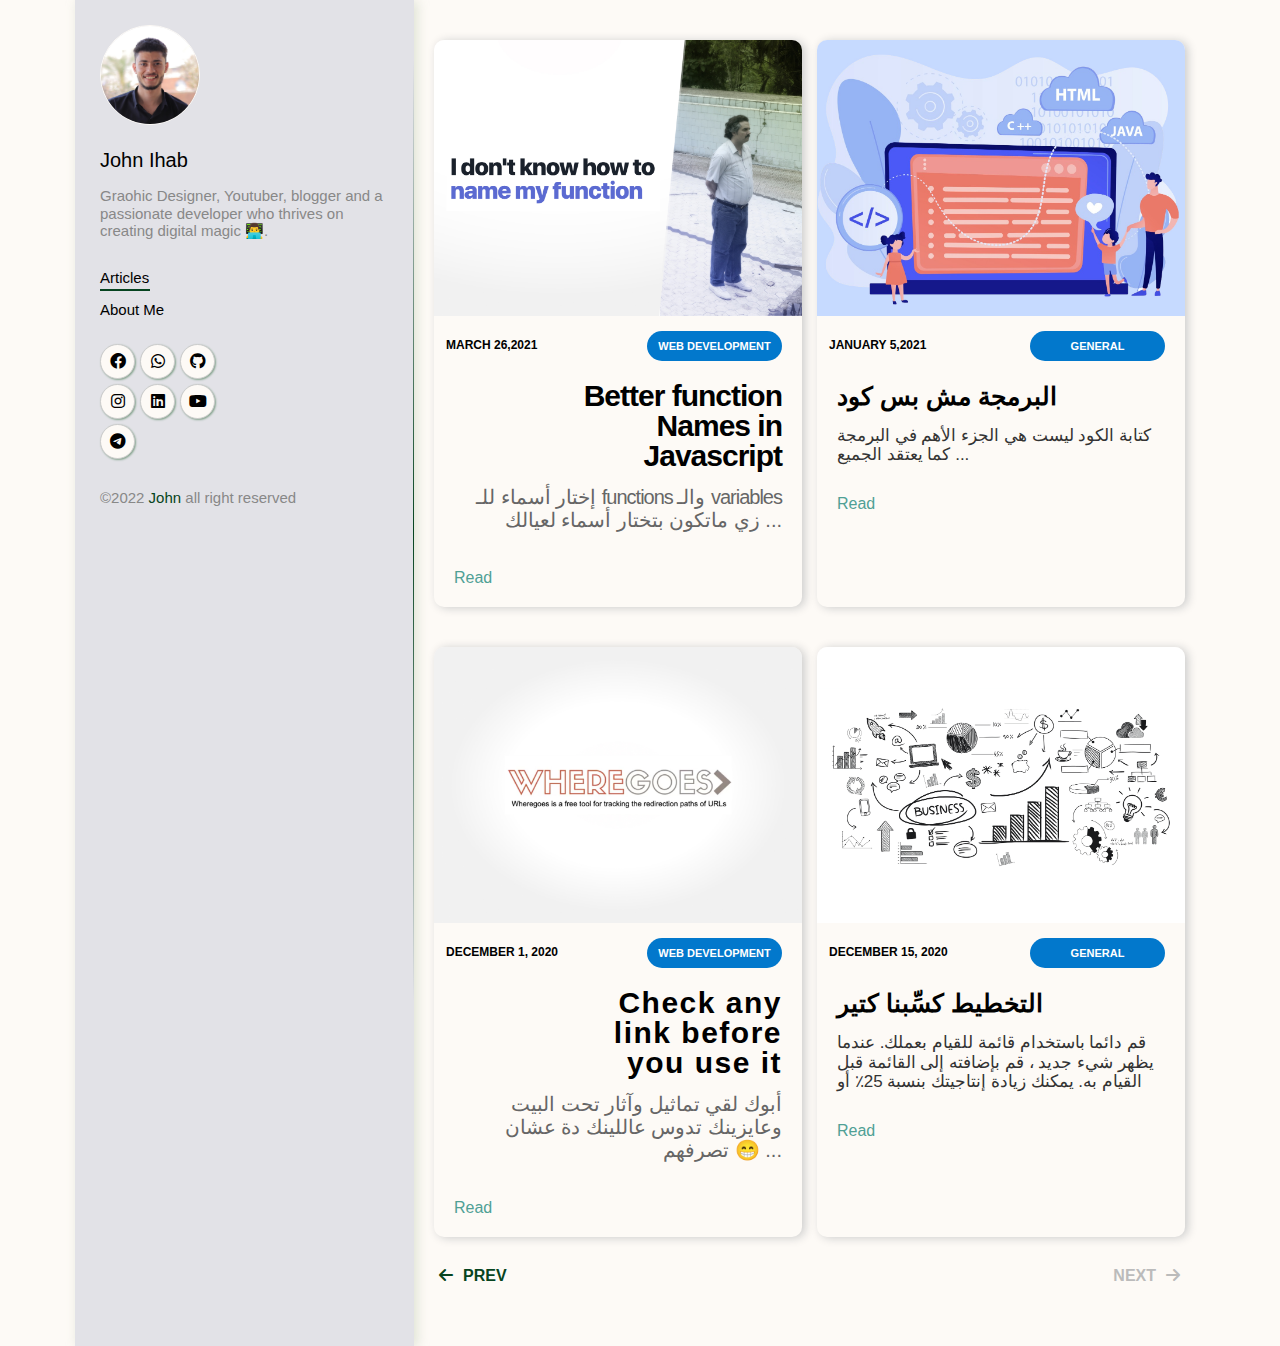
<file: index.html>
<!DOCTYPE html>
<html lang="en">

<head>
    <meta charset="UTF-8">
    <meta http-equiv="X-UA-Compatible" content="IE=edge">
    <meta name="viewport" content="width=device-width, initial-scale=1.0">
    <title>John</title>
    <link rel="wepsite icon" href="images/profile.png">
    <!-- css file  -->
    <link rel="stylesheet" href="css/MY BLOG.css">
    <!-- normalize  -->
    <link rel="stylesheet" href="css/normalize.css">
    <!-- ont awosome  -->
    <link rel="stylesheet" href="css/all.min.css">
    <!-- google fonts   -->
    <link rel="preconnect" href="https://fonts.googleapis.com" />
    <link rel="preconnect" href="https://fonts.gstatic.com" crossorigin />
    <link href="https://fonts.googleapis.com/css2?family=Cairo:wght@300;400;700&display=swap" rel="stylesheet" />
    <script src="my block.js"></script>

</head>
<div class="page-1">
    <div class="container">
        <div class="aside">
            <div class="image">
                <img src="images/profile.jpg" alt="my photo">
            </div>
            <div class="text">
                <h3>John Ihab</h3>
                <p>Graohic Designer, Youtuber, blogger and a passionate developer who thrives on creating digital magic 👨‍💻.
                </p>
            </div>
            <div class="links">
                <a class="under" href="#">Articles</a>
                <a href="#">About Me</a>
            </div>
            <ul class="social">
                <li><i class="fa-brands fa-facebook" onclick="clickfacebook()"></i></li>
                <li><i class="fa-brands fa-whatsapp" onclick="clickwhats()"></i></li>
                <li><i class="fa-brands fa-github" onclick="clickgithub()"></i></li>
                <li><i class="fa-brands fa-instagram" onclick="clickinstagram()"></i></li>
                <li><i class="fa-brands fa-linkedin" onclick="clicklinkedin()"></i></li>
                <li><i class="fa-brands fa-youtube" onclick="clickyoutube()"></i></li>
                <li><i class="fa-brands fa-telegram" onclick="clicktele()"></i></li>
            </ul>
            <p class="copyright">&copy;2022 <span>john</span> all right reserved</p>

        </div>
        <div class="landing">
            <!-- <h3>WEB DEVELOPMENT</h3> -->
            <div class="first-article">
                <span class="left">
                    <div class="card-1">
                        <img src="images/better-function-names-in-javascript.jpg" alt="per">
                        <div class="mid">
                            <p>MARCH 26,2021</p>
                            <button class="WEB">WEB DEVELOPMENT</button>
                        </div>
                        <div class="arab">
                            <h2><a class="big" href="#">Better function Names in Javascript</a></h2>
                            <p>إختار أسماء للـ functions والـ variables زي ماتكون بتختار أسماء لعيالك ...
                            </p>
                        </div>
                        <a href="#">Read</a>
                    </div>
                </span>
                <span class="right">
                    <div class="card-2">
                        <img src="images/logical-thinking-for-kids-thumbnail.jpg" alt="per">
                        <div class="mid">
                            <p>JANUARY 5,2021</p>
                            <button class="WEB">GENERAL</button>
                        </div>
                        <div class="rot">
                            <h2><a class="big-2" href="#">البرمجة مش بس كود</a></h2>
                            <p>كتابة الكود ليست هي الجزء الأهم في البرمجة كما يعتقد الجميع ...</p>
                        </div>
                        <a href="#">Read</a>
                    </div>
                </span>
            </div>
            <div class="second-article">
                <span class="left">
                    <div class="card-1">
                        <img src="images/check-any-link-before-you-use-it.jpg" alt="per">
                        <div class="mid">
                            <p>DECEMBER 1, 2020</p>
                            <button class="WEB">WEB DEVELOPMENT</button>
                        </div>
                        <div class="arab">
                            <h2><a class="big-3" href="#">Check any link before you use it</a></h2>
                            <p>
                                أبوك لقي تماثيل وآثار تحت البيت وعايزينك تدوس عاللينك دة عشان تصرفهم 😁 ...
                            </p>
                        </div>
                        <a href="#">Read</a>
                    </div>
                </span>
                <span class="right">
                    <div class="card-2">
                        <img src="images/planning-saves-time.jpg" alt="per">
                        <div class="mid">
                            <p>DECEMBER 15, 2020</p>
                            <button class="WEB">GENERAL</button>
                        </div>
                        <div class="rot">
                            <h2><a class="big-4" href="#"> التخطيط كسِّبنا كتير </a></h2>
                            <p>قم دائما باستخدام قائمة للقيام بعملك. عندما يظهر شيء جديد ، قم بإضافته إلى القائمة قبل القيام به. يمكنك زيادة إنتاجيتك بنسبة 25٪ أو</p>
                        </div>
                        <a href="#">Read</a>
                    </div>
                </span>
            </div>
            <div class="scroll">
                <span onclick="prev();" class="prev-2">
                    <i class="fa-solid fa-arrow-left"></i>
                    <h4>PREV</h4>
                </span>
                <span class="next-2">
                    <h4>NEXT</h4>
                    <i class="fa-solid fa-arrow-right"></i>
                </span>
            </div>
        </div>
    </div>
</div>


<body>

</body>

</html>
</file>
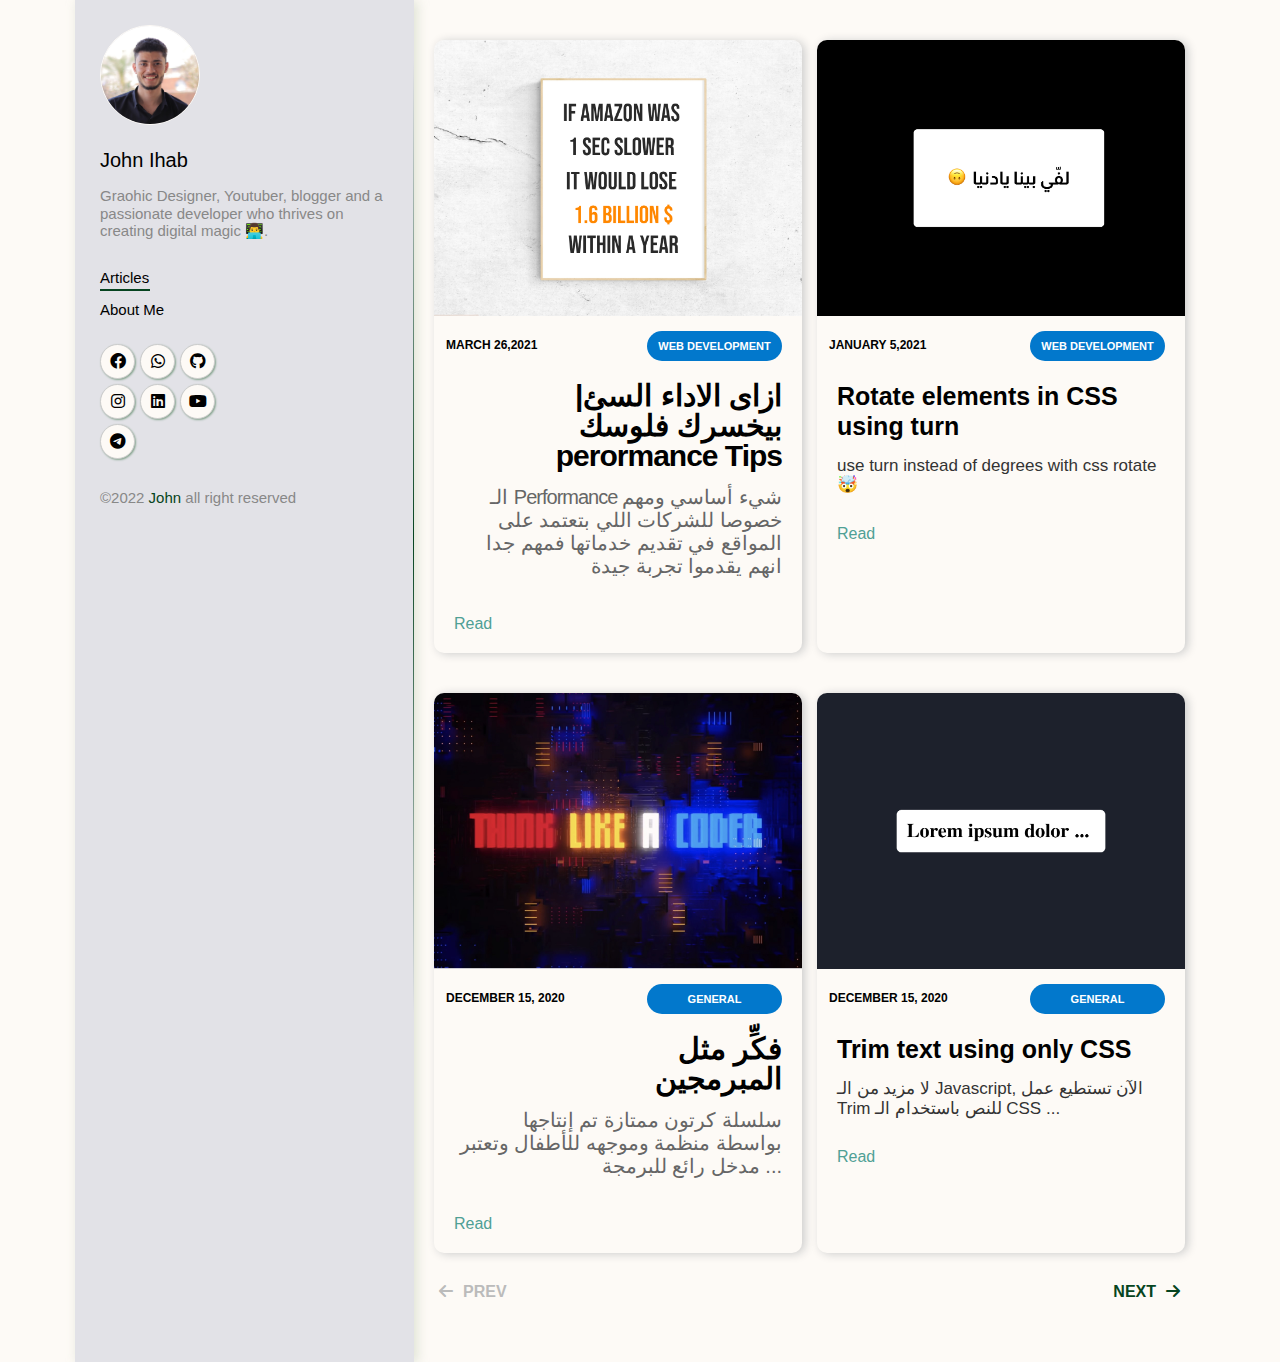
<file: My blog.html>
<!DOCTYPE html>
<html lang="en">

<head>
    <meta charset="UTF-8">
    <meta http-equiv="X-UA-Compatible" content="IE=edge">
    <meta name="viewport" content="width=device-width, initial-scale=1.0">
    <title>John</title>
    <link rel="wepsite icon" href="images/profile.png">
    <!-- css file  -->
    <link rel="stylesheet" href="css/MY BLOG.css">
    <!-- normalize  -->
    <link rel="stylesheet" href="css/normalize.css">
    <!-- ont awosome  -->
    <link rel="stylesheet" href="css/all.min.css">
    <!-- google fonts   -->
    <link rel="preconnect" href="https://fonts.googleapis.com" />
    <link rel="preconnect" href="https://fonts.gstatic.com" crossorigin />
    <link href="https://fonts.googleapis.com/css2?family=Cairo:wght@300;400;700&display=swap" rel="stylesheet" />
    <script src="my block.js"></script>

</head>
<div class="page-1">
    <div class="container">
        <div class="aside">
            <div class="image">
                <img src="images/profile.jpg" alt="my photo">
            </div>
            <div class="text">
                <h3>John Ihab</h3>
                <p>Graohic Designer, Youtuber, blogger and a passionate developer who thrives on creating digital magic 👨‍💻.
                </p>
            </div>
            <div class="links">
                <a class="under" href="#">Articles</a>
                <a href="#">About Me</a>
            </div>
            <ul class="social">
                <li><i class="fa-brands fa-facebook" onclick="clickfacebook()"></i></li>
                <li><i class="fa-brands fa-whatsapp" onclick="clickwhats()"></i></li>
                <li><i class="fa-brands fa-github" onclick="clickgithub()"></i></li>
                <li><i class="fa-brands fa-instagram" onclick="clickinstagram()"></i></li>
                <li><i class="fa-brands fa-linkedin" onclick="clicklinkedin()"></i></li>
                <li><i class="fa-brands fa-youtube" onclick="clickyoutube()"></i></li>
                <li><i class="fa-brands fa-telegram" onclick="clicktele()"></i></li>
            </ul>
            <p class="copyright">&copy;2022 <span>john</span> all right reserved</p>

        </div>
        <div class="landing">
            <!-- <h3>WEB DEVELOPMENT</h3> -->
            <div class="first-article">
                <span class="left">
                    <div class="card-1">
                        <img src="images/performance-tips-01.jpg" alt="per">
                        <div class="mid">
                            <p>MARCH 26,2021</p>
                            <button class="WEB">
                                WEB DEVELOPMENT
                            </button>
                        </div>
                        <div class="arab">
                            <h2><a class="big" href="#">|ازاى الاداء السئ بيخسرك فلوسك perormance Tips</a></h2>
                            <p>الـ Performance شيء أساسي ومهم خصوصا للشركات اللي بتعتمد على المواقع في تقديم خدماتها
                                فمهم جدا انهم يقدموا تجربة جيدة
                            </p>
                        </div>
                        <a href="#">Read</a>
                    </div>
                </span>
                <span class="right">
                    <div class="card-2">
                        <img src="images/css-turn-unit.jpg" alt="per">
                        <div class="mid">
                            <p>JANUARY 5,2021</p>
                            <button class="WEB">WEB DEVELOPMENT</button>
                        </div>
                        <div class="rot">
                            <h2><a class="big-2" href="#">Rotate elements in CSS using turn </a></h2>
                            <!-- <p>Rotate elements in CSS using turn</p> -->
                            <p>use turn instead of degrees with css rotate 🤯</p>
                        </div>
                        <a href="#">Read</a>
                    </div>
                </span>
            </div>
            <div class="second-article">
                <span class="left">
                    <div class="card-1">
                        <img src="images/think-like-coder.jpg" alt="per">
                        <div class="mid">
                            <p>DECEMBER 15, 2020</p>
                            <button class="WEB">GENERAL</button>
                        </div>
                        <div class="arab">
                            <h2><a class="big-3" href="#">فكِّر مثل المبرمجين</a></h2>
                            <p>سلسلة كرتون ممتازة تم إنتاجها بواسطة منظمة وموجهه للأطفال وتعتبر مدخل رائع للبرمجة ...
                            </p>
                        </div>
                        <a href="#">Read</a>
                    </div>
                </span>
                <span class="right">
                    <div class="card-2">
                        <img src="images/trim-text-using-only-css.jpg" alt="per">
                        <div class="mid">
                            <p>DECEMBER 15, 2020</p>
                            <button class="WEB">GENERAL</button>
                        </div>
                        <div class="rot">
                            <h2><a class="big-4" href="#"> Trim text using only CSS </a></h2>
                            <p>لا مزيد من الـ Javascript, الآن تستطيع عمل Trim للنص باستخدام الـ CSS ...</p>
                        </div>
                        <a href="#">Read</a>
                    </div> 
                </span>
            </div>
            <div class="scroll">
                <span class="prev-1">
                    <i class="fa-solid fa-arrow-left"></i>
                    <h4>PREV</h4>
                </span>
                <span onclick="next();" class="next-1">
                    <h4>NEXT</h4>
                    <i class="fa-solid fa-arrow-right"></i>
                </span>
            </div>
        </div>
    </div>
</div>


<body>

</body>

</html>
</file>
<file: css/MY BLOG.css>
* {
  box-sizing: border-box;
  padding: 0;
  margin: 0;
}
:root {
  --side-color: #e2e2e7;
  --setion-color: #fdfaf6;
  --white-color: #fdfaf6;
  --dark-color: #064420;
  --hover-color: #4fa095;
  --face: #1877f2;
  --insta: #f56040;
  --linkedln: #00a0dc;
  --github: #333;
  --telegram: #0088cc;
  --whatsapp: #128c7e;
  --youtube: #ff0000;
}
::-webkit-scrollbar {
  width: 15px;
}
::-webkit-scrollbar-track {
  background-color: var(--wide-color);
}
::-webkit-scrollbar-thumb {
  background-color: var(--dark-color);
}
::-webkit-scrollbar-thumb:hover {
  background-color: var(--hover-color);
}
html {
  scroll-behavior: smooth;
}
body {
  font-family: "Open Sans", sans-serif;
}
ul {
  list-style: none;
}
a {
  text-decoration: none;
}
/* .container {
  padding:20px 50px ;
  margin-left: auto;
  margin-right: auto;
} */
/* media query */
/* Small */
@media (min-width: 768px) {
  .container {
    width: 750px;
  }
}
/* Medium */
@media (min-width: 992px) {
  .container {
    width: 970px;
  }
}
/* Large */
@media (min-width: 1200px) {
  .container {
    width: 1170px;
  }
}
.container {
  padding: 0px 20px;
  margin-left: auto;
  margin-right: auto;
  display: flex;
  flex-direction: row;
}
.page-1 {
  min-height: 100vh;
  max-width: 100%;
  background-color: var(--setion-color);
}
.page-1 .aside {
  display: flex;
  flex-direction: column;
  width: 30%;
  background-color: var(--side-color);
  justify-content: left;
  padding: 25px;
  position: relative;
  box-shadow: 3px 1px 11px rgb(211 219 200 / 75%);
}
.page-1 .aside::after {
  content: "";
  position: absolute;
  width: 1px;
  height: 70%;
  background: linear-gradient(
    180deg,
    var(--side-color) 0,
    var(--dark-color) 50%,
    var(--side-color)
  );
  right: 0;
  top: 60px;
}
.page-1 .aside .image {
  margin-bottom: 20px;
}
.page-1 .aside img {
  width: 100px;
  height: 100px;
  border-radius: 50%;
  border: 1px solid var(--setion-color);
}
.page-1 .aside .text {
  display: flex;
  flex-direction: column;
  gap: 15px;
}
.page-1 .aside .text h3 {
  color: black;
  font-size: 20px;
  font-weight: normal;
}
.page-1 .aside .text p {
  color: #888888;
  margin-bottom: 20px;
  font-size: 15px;
}
.page-1 .aside .links {
  display: flex;
  flex-direction: column;
  gap: 15px;
  margin: 10px 0px;
  /* position: relative; */
}
.page-1 .aside .links a {
  color: black;
  font-weight: normal;
  font-size: 15px;
  transition: 0.3s;
}
.page-1 .aside .links .under {
  position: relative;
  width: 50px;
}
.page-1 .aside .links .under::after {
  content: "";
  position: absolute;
  width: 100%;
  height: 2px;
  background: var(--dark-color);
  bottom: -5px;
  left: 0px;
  transition: 0.3s;
}
.page-1 .aside .links .under:hover::after {
  background-color: var(--hover-color);
}
.page-1 .aside .links a:hover {
  color: var(--hover-color);
}
.page-1 .aside .social {
  margin: 15px 0;
  width: 50%;
  display: flex;
  flex-wrap: wrap;
}
.page-1 .aside .social li {
  display: flex;
  align-items: center;
  justify-content: center;
  width: 35px;
  height: 35px;
  background-color: var(--white-color);
  margin-right: 5px;
  border-radius: 50%;
  margin-bottom: 5px;
  text-align: center;
  align-content: center;
  box-shadow: 1px 1px 2px #87a58f;
  border: 1px solid #ccc;
}
.page-1 .aside .social a {
  color: var(--dark-color);
  transition: 0.3s;
}
.page-1 .aside .social a i {
  width: 20px;
  height: 20px;
  text-align: center;
  display: flex;
  align-items: center;
  justify-content: center;
  stroke-width: 0;
  font-weight: normal;
  transition: 0.3s;
}
.page-1 .aside .social li:nth-child(1) i:hover {
  color: var(--face);
}
.page-1 .aside .social li:nth-child(2) i:hover {
  color: var(--whatsapp);
}
.page-1 .aside .social li:nth-child(3) i:hover {
  color: var(--github);
}
.page-1 .aside .social li:nth-child(4) i:hover {
  color: var(--insta);
}
.page-1 .aside .social li:nth-child(5) i:hover {
  color: var(--linkedln);
}
.page-1 .aside .social li:nth-child(6) i:hover {
  color: var(--youtube);
}
.page-1 .aside .social li:nth-child(7) i:hover {
  color: var(--telegram);
}
.page-1 .aside .copyright {
  color: #888888;
  font-size: 15px;
  font-weight: normal;
  margin: 10px 0 20px 0;
}
.page-1 .aside .copyright span {
  color: var(--dark-color);
  text-transform: capitalize;
}

@media (max-width: 768px) {
  .page-1 {
    width: 100%;
  }
  .container {
    padding: 10px;
    display: flex;
    flex-direction: column;
  }
  .page-1 .aside {
    display: flex;
    width: 100%;
  }
}
.landing {
  display: flex;
  flex-direction: column;
  width: 70%;
  padding-top: 20px;
}
.landing h3 {
  display: flex;
  justify-content: start;
  padding: 15px;
  font-size: 30px;
  text-transform: capitalize;
  text-decoration: underline;
}
.landing .first-article {
  display: flex;
  flex-direction: row;
  padding: 20px;
  gap: 15px;
}
.landing .first-article span {
  width: 50%;
  box-shadow: 3px 1px 10px #ccc;
  overflow: hidden;
}
@media (max-width: 768px) {
  .landing .first-article {
    display: flex;
    flex-direction: column;
  }
  .landing .first-article span {
    width: 150%;
  }
}
.landing .left {
  border-radius: 10px;
}
.landing .card-1 {
  display: flex;
  flex-direction: column;
  position: relative;
}
.landing .card-1 img {
  width: 100%;
  margin-bottom: 5px;
}
.landing .card-1 .mid {
  display: flex;
  flex-direction: row;
  justify-content: space-between;
  margin: 10px 0;
}
.landing .card-1 .mid p {
  font-size: 12px;
  font-weight: bold;
  padding: 8px 12px;
}
.landing button {
  width: 135px;
  font-size: 11px;
  padding: 7px;
  margin-right: 20px;
  display: flex;
  justify-content: center;
  align-items: center;
  border-radius: 35px;
  font-weight: bold;
  color: white;
  background-color: #0278cc;
  border: none;
  text-align: center;
  cursor: pointer;
}
.landing button:hover {
  color: var(--hover-color);
}
.landing .arab {
  display: flex;
  flex-direction: column;
  gap: 15px;
  padding: 10px 20px;
}
.landing .arab h2 {
  font-size: 30px;
  font-weight: bold;
  text-align: end;
  line-height: 25px;
  cursor: pointer;
  transition: 0.3s;
  display: flex;
  justify-content: end;
  text-decoration: none;
  transition: 0.3s;
  line-height: 30px;
}
.landing .arab .big {
  width: 70%;
  color: black;
  letter-spacing: -1px;
}
.landing .arab .big:hover {
  text-decoration: underline;
}
.landing .arab p {
  font-size: 20px;
  color: #666;
  text-align: end;
  font-weight: normal;
  letter-spacing: -1px;
  margin-bottom: 7px;
}
.landing .card-1 > a {
  color: var(--hover-color);
  margin: 20px;
}
.landing .card-1 > a:hover {
  color: var(--hover-color);
  text-decoration: underline;
}
.landing .right {
  border-radius: 10px;
}
.landing .card-2 {
  display: flex;
  flex-direction: column;
  position: relative;
}
.landing .card-2 img {
  width: 100%;
  margin-bottom: 5px;
}
.landing .card-2 .mid {
  display: flex;
  flex-direction: row;
  justify-content: space-between;
  margin: 10px 0;
}
.landing .card-2 .mid p {
  font-size: 12px;
  font-weight: bold;
  padding: 8px 12px;
}
.landing .rot {
  display: flex;
  flex-direction: column;
  gap: 15px;
  padding: 10px 20px;
}
.landing .rot h2 {
  font-size: 25px;
  font-weight: bold;
  text-align: start;
  cursor: pointer;
  transition: 0.3s;
  display: flex;
  text-decoration: none;
  transition: 0.3s;
  line-height: 30px;
}
.landing .rot .big-2 {
  width: 90%;
  color: black;
}
.landing .rot .big-2:hover {
  text-decoration: underline;
}
.landing .rot p {
  font-size: 17px;
  color: #333;
  text-align: start;
  font-weight: normal;
}
.landing .card-2 > a {
  color: var(--hover-color);
  margin: 20px;
}
.landing .card-2 > a:hover {
  color: var(--hover-color);
  text-decoration: underline;
}
/* second article  */
.landing .second-article {
  display: flex;
  flex-direction: row;
  padding: 20px;
  gap: 15px;
}
.landing .second-article span {
  width: 50%;
  box-shadow: 3px 1px 10px #ccc;
  overflow: hidden;
}
.landing .arab .big-3 {
  width: 70%;
  color: black;
  letter-spacing: 1.5px;
}
.landing .arab .big-3:hover {
  text-decoration: underline;
}

.landing .rot .big-4 {
  width: 90%;
  color: black;
}
.landing .rot .big-2:hover {
  text-decoration: underline;
}
.landing .rot .big-4:hover {
  text-decoration: underline;
}
@media (max-width: 768px) {
  .landing .second-article {
    display: flex;
    flex-direction: column;
  }
  .landing .second-article span {
    width: 150%;
  }
}
.landing .scroll {
  display: flex;
  justify-content: space-between;
  margin: 10px 25px;
}
@media (max-width: 768px) {
  .landing .scroll {
    width: 125%;
  }
}
.landing .scroll span {
  display: flex;
  gap: 10px;
  color: var(--dark-color);
  cursor: pointer;
  transition: 0.3s;
  padding-bottom: 50px;
}
.landing .scroll .prev-1, 
.landing .scroll .next-2 {
  pointer-events: none;
  color: #bbb;
}
.landing .scroll span:hover {
  color: var(--hover-color);
}
</file>
